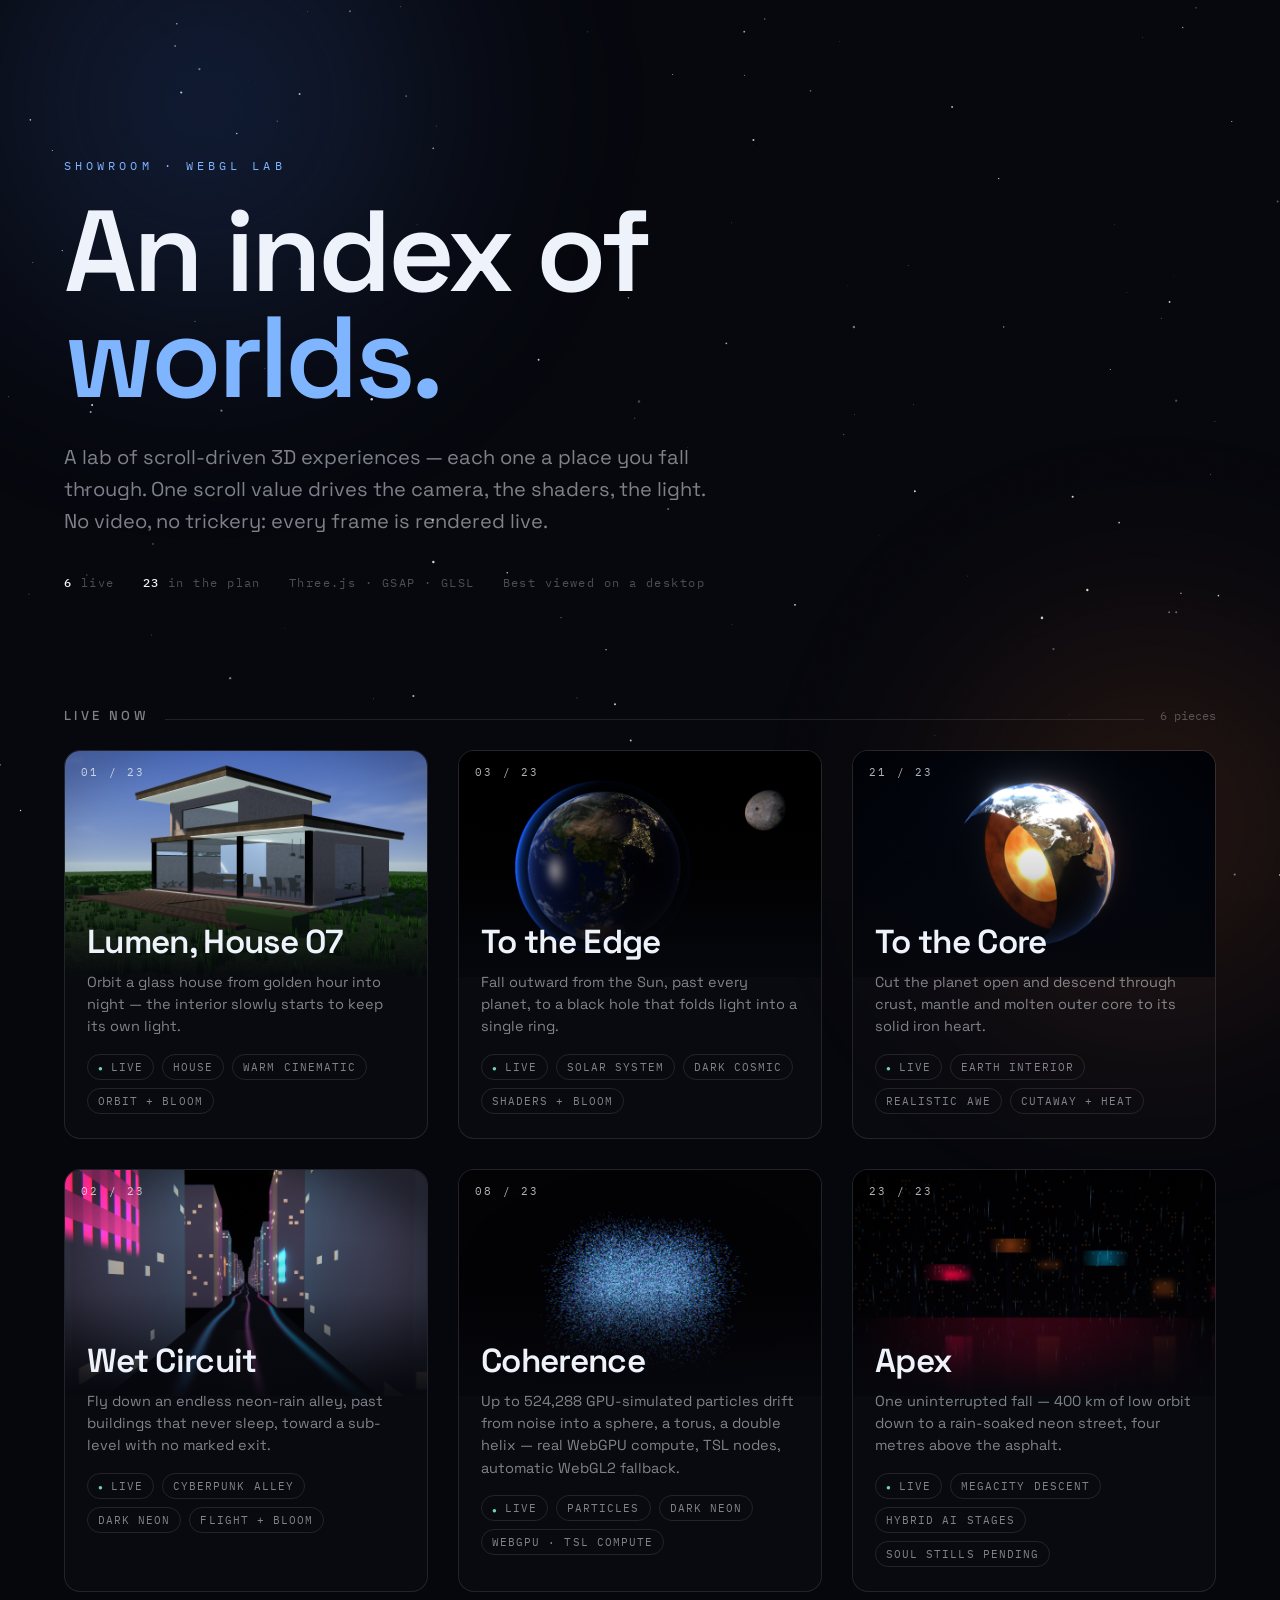
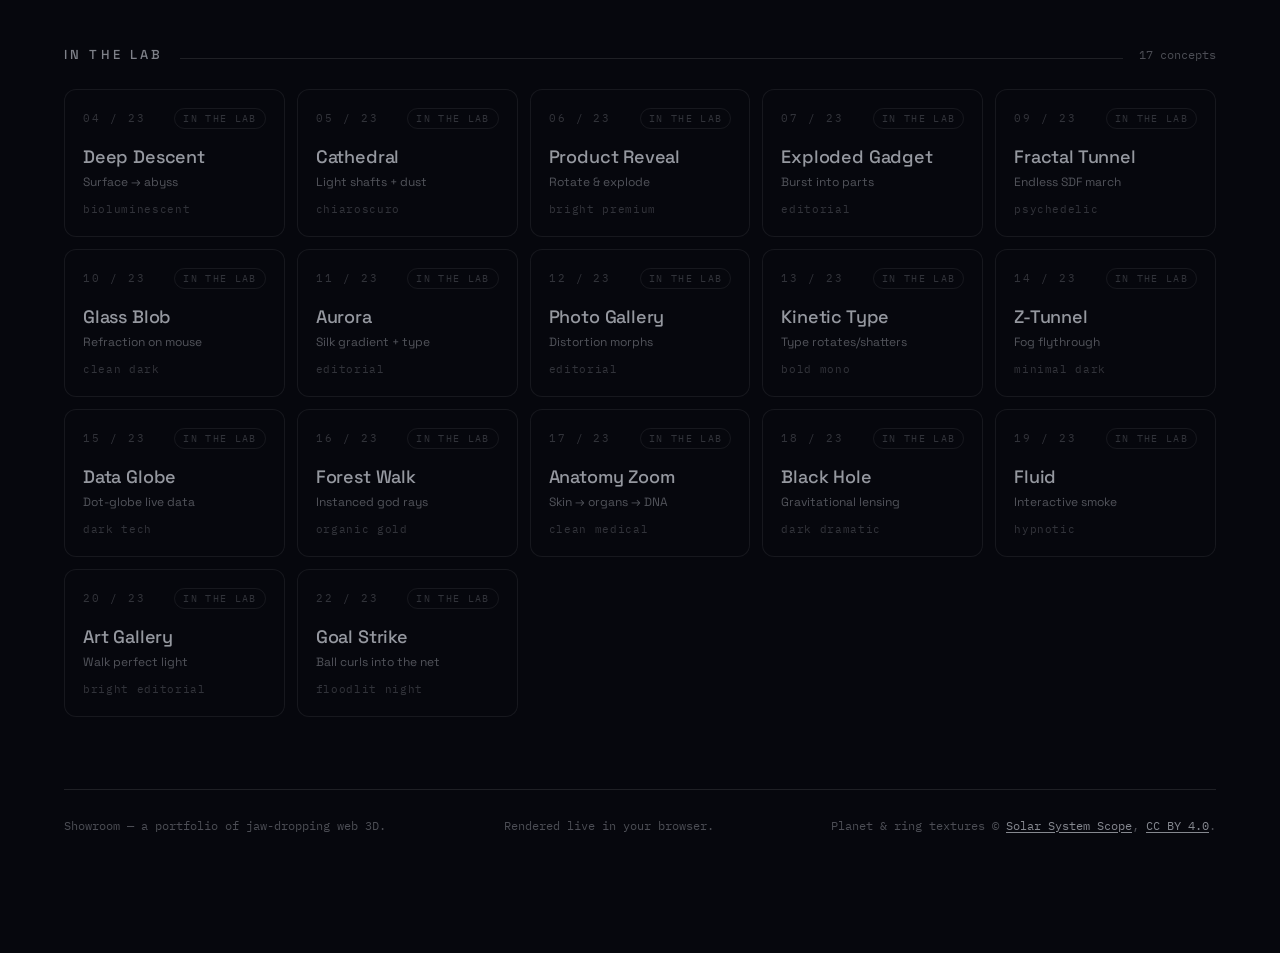
<file: index.html>
<!doctype html>
<html lang="en">
<head>
<meta charset="utf-8">
<meta name="viewport" content="width=device-width, initial-scale=1">
<title>Showroom — An Index of Worlds</title>
<meta name="description" content="A lab of scroll-driven 3D web experiences. Each one is a world you fall through.">

<link rel="preconnect" href="https://fonts.googleapis.com">
<link rel="preconnect" href="https://fonts.gstatic.com" crossorigin>
<link href="https://fonts.googleapis.com/css2?family=Space+Grotesk:wght@400;500;600;700&family=IBM+Plex+Mono:wght@400;500&display=swap" rel="stylesheet">

<style>
  :root {
    --bg: #06070d;
    --ink: #eef2fb;
    --dim: rgba(238,242,251,.52);
    --faint: rgba(238,242,251,.30);
    --line: rgba(255,255,255,.10);
    --accent: #7fb4ff;
    --live: #6fd6b4;
  }
  *, *::before, *::after { box-sizing: border-box; }
  html { scroll-behavior: smooth; }
  body {
    margin: 0; background: var(--bg); color: var(--ink);
    font-family: "Space Grotesk", system-ui, sans-serif;
    -webkit-font-smoothing: antialiased; text-rendering: optimizeLegibility;
    overflow-x: hidden;
  }
  .mono { font-family: "IBM Plex Mono", ui-monospace, monospace; }

  /* ---- ambient background ---- */
  #stars { position: fixed; inset: 0; z-index: 0; display: block; }
  .glow { position: fixed; z-index: 0; border-radius: 50%; filter: blur(90px); pointer-events: none; opacity: .5; }
  .glow.cool { width: 60vw; height: 60vw; left: -14vw; top: -22vw;
    background: radial-gradient(circle, rgba(58,104,196,.55), transparent 62%); animation: drift1 26s ease-in-out infinite; }
  .glow.warm { width: 52vw; height: 52vw; right: -16vw; bottom: -20vw;
    background: radial-gradient(circle, rgba(196,96,40,.42), transparent 62%); animation: drift2 32s ease-in-out infinite; }
  @keyframes drift1 { 0%,100%{ transform: translate(0,0) scale(1); } 50%{ transform: translate(5vw,4vw) scale(1.08); } }
  @keyframes drift2 { 0%,100%{ transform: translate(0,0) scale(1); } 50%{ transform: translate(-4vw,-3vw) scale(1.1); } }
  .grain { position: fixed; inset: 0; z-index: 1; pointer-events: none; opacity: .035; mix-blend-mode: overlay;
    background-image: url("data:image/svg+xml,%3Csvg xmlns='http://www.w3.org/2000/svg' width='160' height='160'%3E%3Cfilter id='n'%3E%3CfeTurbulence type='fractalNoise' baseFrequency='0.85' numOctaves='2'/%3E%3C/filter%3E%3Crect width='100%25' height='100%25' filter='url(%23n)'/%3E%3C/svg%3E"); }

  .wrap { position: relative; z-index: 2; max-width: 1280px; margin: 0 auto; padding: clamp(28px,6vw,80px) clamp(22px,5vw,64px) 120px; }

  /* ---- header ---- */
  header { padding: clamp(40px,9vh,120px) 0 clamp(48px,7vh,84px); }
  .eyebrow { font-size: 12px; letter-spacing: .34em; color: var(--accent); text-transform: uppercase; margin: 0 0 26px; }
  h1 { font-weight: 600; font-size: clamp(46px,9vw,120px); line-height: .92; letter-spacing: -.035em; margin: 0; }
  h1 em { font-style: normal; color: var(--accent); }
  .lede { max-width: 50ch; margin: 30px 0 0; font-size: clamp(16px,1.8vw,20px); line-height: 1.6; color: var(--dim); font-weight: 400; }
  .meta-row { display: flex; flex-wrap: wrap; gap: 28px; margin-top: 38px; font-size: 12px; letter-spacing: .12em; color: var(--faint); }
  .meta-row b { color: var(--ink); font-weight: 500; }

  /* ---- section heads ---- */
  .sec-head { display: flex; align-items: baseline; gap: 16px; margin: clamp(36px,6vh,72px) 0 26px; }
  .sec-head h2 { font-size: 13px; letter-spacing: .26em; text-transform: uppercase; color: var(--dim); margin: 0; font-weight: 500; }
  .sec-head .rule { flex: 1; height: 1px; background: var(--line); }
  .sec-head .count { font-size: 12px; color: var(--faint); }

  /* ---- featured cards ---- */
  .featured { display: grid; gap: clamp(20px,2.4vw,30px); grid-template-columns: repeat(auto-fit, minmax(330px, 1fr)); }
  .card { position: relative; display: flex; flex-direction: column; text-decoration: none; color: inherit;
    border: 1px solid var(--line); border-radius: 16px; overflow: hidden; background: rgba(255,255,255,.015);
    transition: transform .4s cubic-bezier(.2,.7,.2,1), border-color .4s, box-shadow .4s; will-change: transform; }
  .card:hover { transform: translateY(-7px); border-color: rgba(255,255,255,.28);
    box-shadow: 0 24px 60px rgba(0,0,0,.55), 0 0 0 1px rgba(255,255,255,.04); }
  .shot { position: relative; aspect-ratio: 16 / 10; overflow: hidden; background: #03060e; }
  .shot img { width: 100%; height: 100%; object-fit: cover; display: block;
    transition: transform .6s cubic-bezier(.2,.7,.2,1), filter .6s; filter: saturate(1.02); }
  .card:hover .shot img { transform: scale(1.055); }
  .shot::after { content: ""; position: absolute; inset: 0;
    background: linear-gradient(to top, rgba(6,7,13,.92) 2%, rgba(6,7,13,.15) 46%, rgba(6,7,13,0) 70%); }
  .num { position: absolute; top: 14px; left: 16px; z-index: 2; font-size: 11px; letter-spacing: .2em; color: rgba(255,255,255,.7); }
  .enter { position: absolute; top: 14px; right: 16px; z-index: 2; font-size: 11px; letter-spacing: .16em;
    color: var(--ink); opacity: 0; transform: translateX(-6px); transition: opacity .35s, transform .35s; }
  .card:hover .enter { opacity: 1; transform: translateX(0); }
  .body { position: relative; z-index: 2; padding: 0 22px 24px; margin-top: -52px; }
  .card h3 { font-size: clamp(26px,2.6vw,34px); line-height: 1; letter-spacing: -.02em; margin: 0 0 12px; font-weight: 600; }
  .card p { margin: 0 0 16px; font-size: 14.5px; line-height: 1.55; color: var(--dim); max-width: 38ch; }
  .tags { display: flex; flex-wrap: wrap; gap: 8px; }
  .tag { font-size: 10.5px; letter-spacing: .1em; text-transform: uppercase; padding: 5px 10px; border-radius: 999px;
    border: 1px solid var(--line); color: var(--dim); }
  .tag.dot::before { content: "●"; color: var(--live); margin-right: 7px; font-size: 8px; vertical-align: middle; }

  /* ---- lab grid ---- */
  .lab { display: grid; gap: 12px; grid-template-columns: repeat(auto-fill, minmax(220px, 1fr)); }
  .tile { border: 1px solid var(--line); border-radius: 12px; padding: 18px 18px 20px; background: rgba(255,255,255,.012);
    opacity: .62; transition: opacity .3s, border-color .3s; }
  .tile:hover { opacity: .92; border-color: rgba(255,255,255,.18); }
  .tile .top { display: flex; justify-content: space-between; align-items: center; margin-bottom: 16px; }
  .tile .top .n { font-size: 11px; letter-spacing: .18em; color: var(--faint); }
  .tile .top .st { font-size: 9.5px; letter-spacing: .14em; text-transform: uppercase; color: var(--faint);
    border: 1px solid var(--line); border-radius: 999px; padding: 3px 8px; }
  .tile h4 { margin: 0 0 6px; font-size: 18px; font-weight: 500; letter-spacing: -.01em; }
  .tile .w { font-size: 12px; color: var(--dim); }
  .tile .v { margin-top: 12px; font-size: 11px; letter-spacing: .06em; color: var(--faint); }

  footer { margin-top: clamp(56px,8vh,96px); padding-top: 28px; border-top: 1px solid var(--line);
    display: flex; flex-wrap: wrap; gap: 14px 28px; justify-content: space-between; font-size: 12px; color: var(--faint); }
  footer a { color: rgba(238,242,251,.55); text-decoration: underline; text-underline-offset: 2px; }
  footer a:hover { color: var(--accent); }

  @media (prefers-reduced-motion: reduce) {
    html { scroll-behavior: auto; }
    .glow { animation: none; }
    .card, .shot img { transition: none; }
  }
</style>
</head>
<body>

<canvas id="stars"></canvas>
<div class="glow cool" aria-hidden="true"></div>
<div class="glow warm" aria-hidden="true"></div>
<div class="grain" aria-hidden="true"></div>

<div class="wrap">
  <header>
    <p class="eyebrow mono">Showroom · WebGL Lab</p>
    <h1>An index of<br><em>worlds.</em></h1>
    <p class="lede">A lab of scroll-driven 3D experiences — each one a place you fall through.
      One scroll value drives the camera, the shaders, the light. No video, no trickery: every frame is rendered live.</p>
    <div class="meta-row mono">
      <span><b id="liveCount">3</b> live</span>
      <span><b id="totalCount">23</b> in the plan</span>
      <span>Three.js · GSAP · GLSL</span>
      <span>Best viewed on a desktop</span>
    </div>
  </header>

  <div class="sec-head">
    <h2>Live now</h2><span class="rule"></span><span class="count mono" id="liveCountB">3 pieces</span>
  </div>
  <div class="featured" id="featured"></div>

  <div class="sec-head">
    <h2>In the lab</h2><span class="rule"></span><span class="count mono" id="labCount">— coming</span>
  </div>
  <div class="lab" id="lab"></div>

  <footer class="mono">
    <span>Showroom — a portfolio of jaw-dropping web 3D.</span>
    <span>Rendered live in your browser.</span>
    <span>Planet &amp; ring textures © <a href="https://www.solarsystemscope.com/textures/" target="_blank" rel="noopener">Solar System Scope</a>, <a href="https://creativecommons.org/licenses/by/4.0/" target="_blank" rel="noopener">CC&nbsp;BY&nbsp;4.0</a>.</span>
  </footer>
</div>

<script>
  // ---- design registry (mirrors PLAN.md) ----
  const LIVE = [
    { num: '01', slug: '01-house-walkthrough', title: 'Lumen, House 07',
      desc: 'Orbit a glass house from golden hour into night — the interior slowly starts to keep its own light.',
      tags: ['House', 'Warm cinematic', 'Orbit + bloom'] },
    { num: '03', slug: '03-solar-journey', title: 'To the Edge',
      desc: 'Fall outward from the Sun, past every planet, to a black hole that folds light into a single ring.',
      tags: ['Solar system', 'Dark cosmic', 'Shaders + bloom'] },
    { num: '21', slug: '21-earth-descent', title: 'To the Core',
      desc: 'Cut the planet open and descend through crust, mantle and molten outer core to its solid iron heart.',
      tags: ['Earth interior', 'Realistic awe', 'Cutaway + heat'] },
    { num: '02', slug: '02-cyberpunk-alley', title: 'Wet Circuit',
      desc: 'Fly down an endless neon-rain alley, past buildings that never sleep, toward a sub-level with no marked exit.',
      tags: ['Cyberpunk alley', 'Dark neon', 'Flight + bloom'] },
    { num: '08', slug: '08-particle-morph', title: 'Coherence',
      desc: 'Up to 524,288 GPU-simulated particles drift from noise into a sphere, a torus, a double helix — real WebGPU compute, TSL nodes, automatic WebGL2 fallback.',
      tags: ['Particles', 'Dark neon', 'WebGPU · TSL compute'] },
    { num: '23', slug: '23-apex-descent', title: 'Apex',
      desc: 'One uninterrupted fall — 400 km of low orbit down to a rain-soaked neon street, four metres above the asphalt.',
      tags: ['Megacity descent', 'Hybrid AI stages', 'Soul stills pending'] },
  ];
  const LAB = [
    ['04','deep-descent','Deep Descent','Surface → abyss','bioluminescent'],
    ['05','cathedral','Cathedral','Light shafts + dust','chiaroscuro'],
    ['06','product-reveal','Product Reveal','Rotate & explode','bright premium'],
    ['07','exploded-gadget','Exploded Gadget','Burst into parts','editorial'],
    ['09','raymarch-fractal','Fractal Tunnel','Endless SDF march','psychedelic'],
    ['10','glass-blob','Glass Blob','Refraction on mouse','clean dark'],
    ['11','aurora-hero','Aurora','Silk gradient + type','editorial'],
    ['12','webgl-gallery','Photo Gallery','Distortion morphs','editorial'],
    ['13','kinetic-type','Kinetic Type','Type rotates/shatters','bold mono'],
    ['14','depth-tunnel','Z-Tunnel','Fog flythrough','minimal dark'],
    ['15','data-globe','Data Globe','Dot-globe live data','dark tech'],
    ['16','forest-walk','Forest Walk','Instanced god rays','organic gold'],
    ['17','anatomy-zoom','Anatomy Zoom','Skin → organs → DNA','clean medical'],
    ['18','black-hole','Black Hole','Gravitational lensing','dark dramatic'],
    ['19','fluid-sim','Fluid','Interactive smoke','hypnotic'],
    ['20','art-gallery','Art Gallery','Walk perfect light','bright editorial'],
    ['22','goal-strike','Goal Strike','Ball curls into the net','floodlit night'],
  ];

  const featured = document.getElementById('featured');
  LIVE.forEach((d) => {
    const a = document.createElement('a');
    a.className = 'card'; a.href = `designs/${d.slug}/`;
    a.innerHTML = `
      <div class="shot">
        <span class="num mono">${d.num} / 23</span>
        <span class="enter mono">Enter →</span>
        <img src="assets/posters/${d.slug}.png" alt="${d.title}" loading="lazy">
      </div>
      <div class="body">
        <h3>${d.title}</h3>
        <p>${d.desc}</p>
        <div class="tags">
          <span class="tag dot mono">Live</span>
          ${d.tags.map((t) => `<span class="tag mono">${t}</span>`).join('')}
        </div>
      </div>`;
    featured.appendChild(a);
  });

  const lab = document.getElementById('lab');
  LAB.forEach(([num, slug, title, world, vibe]) => {
    const el = document.createElement('div');
    el.className = 'tile';
    el.innerHTML = `
      <div class="top"><span class="n mono">${num} / 23</span><span class="st mono">In the lab</span></div>
      <h4>${title}</h4><div class="w">${world}</div><div class="v mono">${vibe}</div>`;
    lab.appendChild(el);
  });
  document.getElementById('labCount').textContent = `${LAB.length} concepts`;
  document.getElementById('liveCount').textContent = LIVE.length;
  document.getElementById('liveCountB').textContent = `${LIVE.length} pieces`;
  document.getElementById('totalCount').textContent = LIVE.length + LAB.length;

  // ---- lightweight starfield (frozen for reduced-motion) ----
  const reduce = matchMedia('(prefers-reduced-motion: reduce)').matches;
  const cv = document.getElementById('stars'), cx = cv.getContext('2d');
  let stars = [], W, H, dpr = Math.min(devicePixelRatio || 1, 2);
  function resize() {
    W = cv.width = innerWidth * dpr; H = cv.height = innerHeight * dpr;
    cv.style.width = innerWidth + 'px'; cv.style.height = innerHeight + 'px';
    const n = Math.round((innerWidth * innerHeight) / 9000);
    stars = Array.from({ length: n }, () => ({
      x: Math.random() * W, y: Math.random() * H,
      r: (Math.random() * 1.1 + 0.2) * dpr,
      a: Math.random(), s: Math.random() * 0.6 + 0.2,
      tw: Math.random() * Math.PI * 2,
    }));
  }
  function draw(t) {
    cx.clearRect(0, 0, W, H);
    for (const st of stars) {
      const tw = reduce ? st.a : 0.5 + 0.5 * Math.sin(st.tw + t * 0.0012 * st.s);
      cx.globalAlpha = 0.25 + tw * 0.6;
      cx.fillStyle = st.r > 1.6 * dpr ? '#bcd2ff' : '#ffffff';
      cx.beginPath(); cx.arc(st.x, st.y, st.r, 0, 6.283); cx.fill();
      if (!reduce) { st.y += st.s * 0.12 * dpr; if (st.y > H) { st.y = 0; st.x = Math.random() * W; } }
    }
    cx.globalAlpha = 1;
    if (!reduce) requestAnimationFrame(draw);
  }
  addEventListener('resize', resize);
  resize();
  if (reduce) draw(0); else requestAnimationFrame(draw);
</script>
</body>
</html>
</file>
